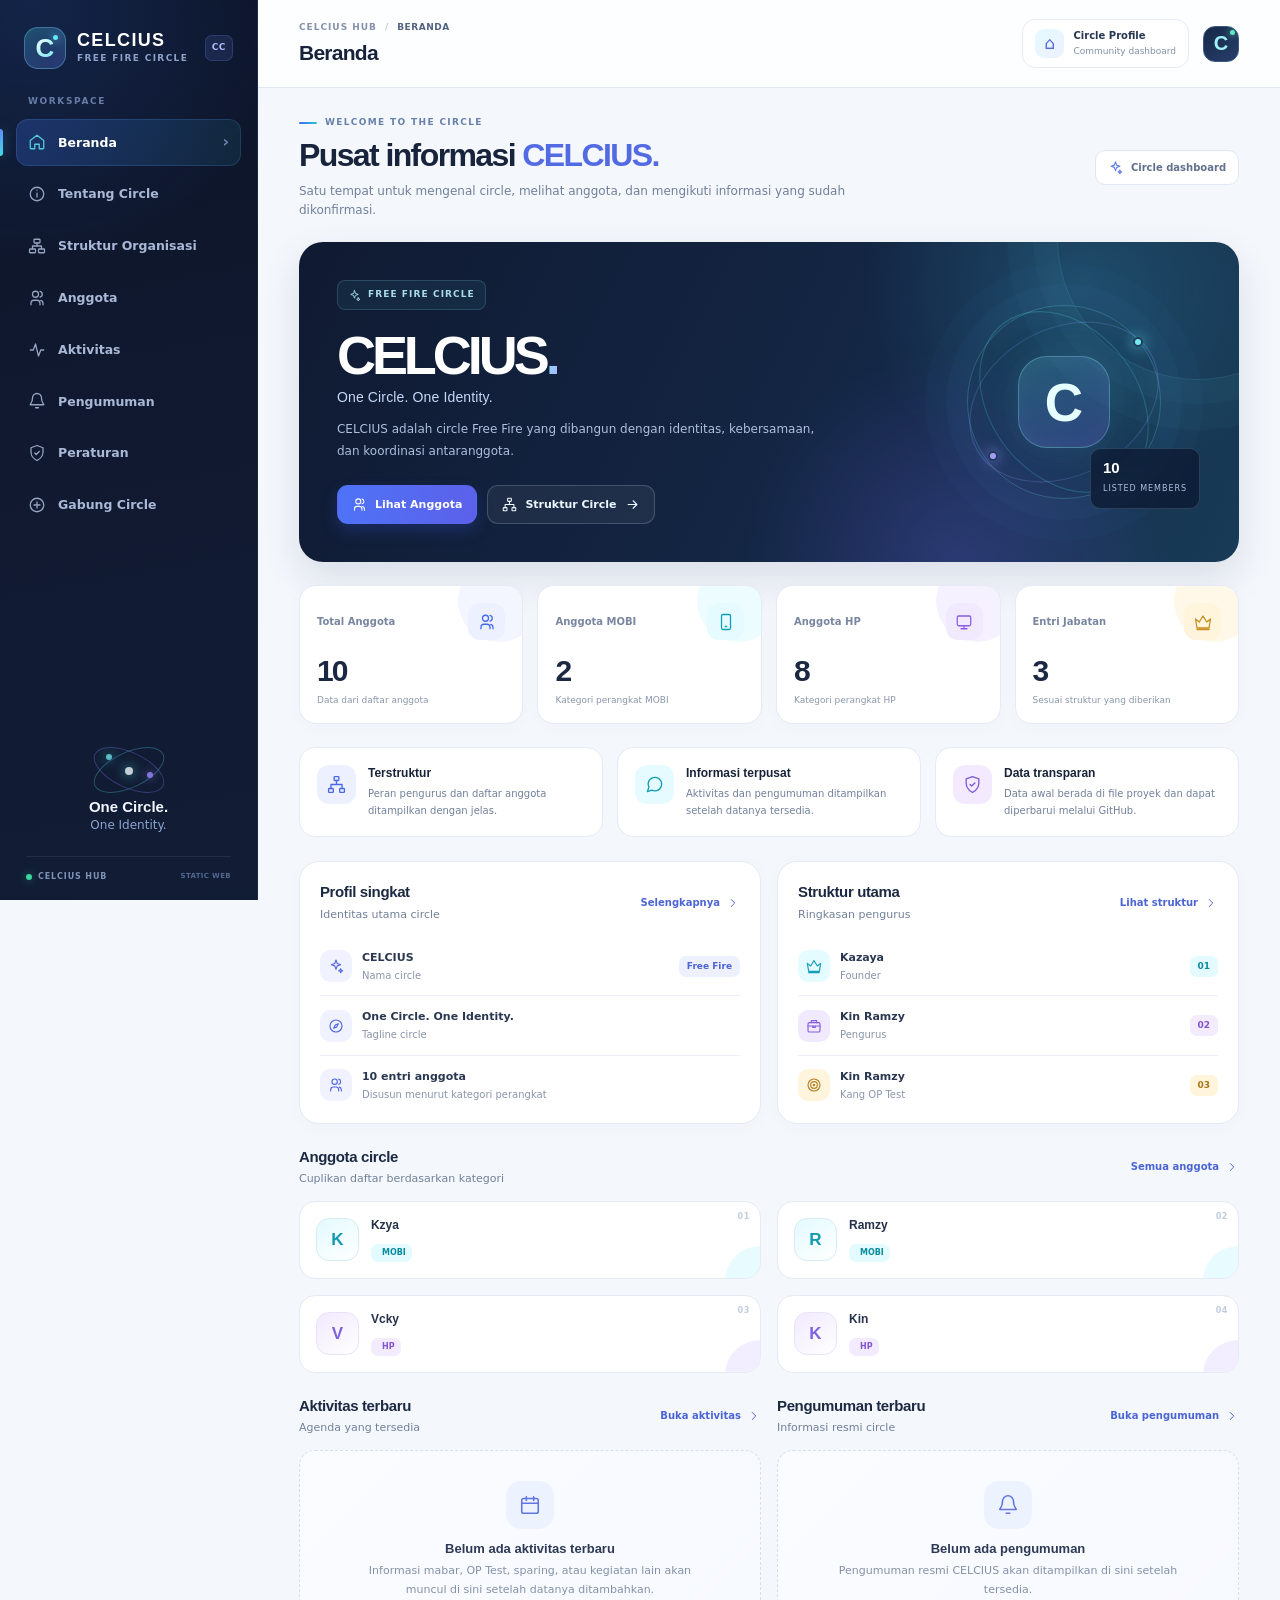
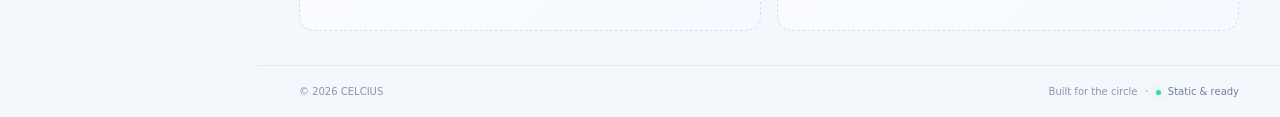
<file: index.html>
<!doctype html>
<html lang="id">
<head>
  <meta charset="utf-8">
  <meta name="viewport" content="width=device-width, initial-scale=1">
  <meta name="theme-color" content="#0b1224">
  <meta name="description" content="CELCIUS — pusat informasi, anggota, dan aktivitas circle Free Fire.">
  <title>Beranda | CELCIUS</title>
  <link rel="icon" href="./assets/favicon.svg" type="image/svg+xml">
  <link rel="stylesheet" href="./css/style.css">
  <link rel="stylesheet" href="./css/components.css">
  <link rel="stylesheet" href="./css/responsive.css">
</head>
<body data-page="beranda" data-base="./">
  <a class="skip-link" href="#page-content">Lewati ke konten</a>
  <div class="app-shell">
    <aside class="sidebar" id="sidebar" aria-label="Navigasi utama">
      <a class="brand" href="./index.html" aria-label="CELCIUS, kembali ke beranda">
        <span class="brand-mark" aria-hidden="true"><span>C</span><i></i></span>
        <span class="brand-copy"><strong>CELCIUS</strong><small>FREE FIRE CIRCLE</small></span>
        <span class="brand-badge">CC</span>
      </a>
      <div class="side-label">WORKSPACE</div>
      <nav class="nav-menu" id="nav-menu" aria-label="Menu website"></nav>
      <div class="sidebar-bottom">
        <div class="mini-orbit" aria-hidden="true"><span></span><span></span><span></span></div>
        <div class="sidebar-note"><strong>One Circle.</strong><br><span>One Identity.</span></div>
        <div class="sidebar-version"><span class="tiny-dot"></span> CELCIUS HUB <span>STATIC WEB</span></div>
      </div>
    </aside>
    <button class="scrim" id="scrim" aria-label="Tutup menu" tabindex="-1"></button>
    <div class="main-shell">
      <header class="topbar">
        <div class="topbar-left">
          <button class="icon-button menu-toggle" id="menu-toggle" aria-label="Buka menu navigasi" aria-controls="sidebar" aria-expanded="false">
            <span class="menu-glyph" aria-hidden="true"><i></i><i></i><i></i></span>
          </button>
          <div class="page-heading">
            <div class="breadcrumb"><span>CELCIUS HUB</span><span class="crumb-slash">/</span><span id="breadcrumb-current">Beranda</span></div>
            <h1 id="topbar-title">Beranda</h1>
          </div>
        </div>
        <div class="topbar-right">
          <div class="topbar-chip"><span class="chip-icon">⌂</span><span><strong>Circle Profile</strong><small>Community dashboard</small></span></div>
          <div class="topbar-monogram" aria-label="CELCIUS">C<span></span></div>
        </div>
      </header>
      <main class="content-area" id="page-content" tabindex="-1">
        <div class="loading-state"><span class="loader"></span><p>Menyiapkan CELCIUS Hub...</p></div>
      </main>
      <footer class="site-footer"><span>© <span id="footer-year">2026</span> CELCIUS</span><span>Built for the circle <b>·</b> <span class="footer-status"><i></i> Static &amp; ready</span></span></footer>
    </div>
  </div>
  <div class="toast-region" id="toast-region" aria-live="polite" aria-atomic="true"></div>
  <script src="./data/anggota.js"></script>
  <script src="./data/aktivitas.js"></script>
  <script src="./data/pengumuman.js"></script>
  <script src="./data/peraturan.js"></script>
  <script src="./data/config.js"></script>
  <script src="./js/app.js"></script>
</body>
</html>
</file>
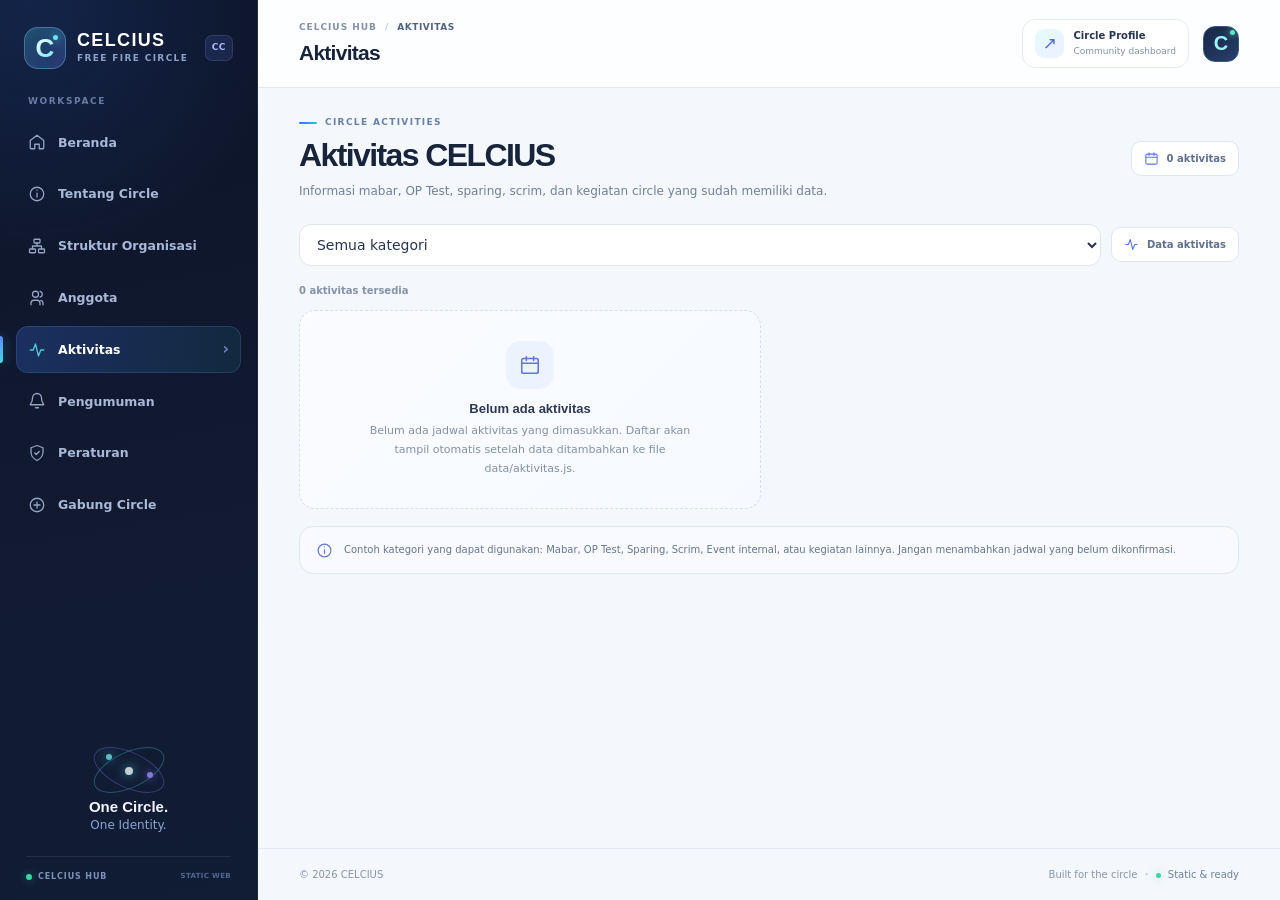
<file: pages/aktivitas.html>
<!doctype html>
<html lang="id">
<head>
  <meta charset="utf-8">
  <meta name="viewport" content="width=device-width, initial-scale=1">
  <meta name="theme-color" content="#0b1224">
  <meta name="description" content="CELCIUS — pusat informasi, anggota, dan aktivitas circle Free Fire.">
  <title>Aktivitas | CELCIUS</title>
  <link rel="icon" href="../assets/favicon.svg" type="image/svg+xml">
  <link rel="stylesheet" href="../css/style.css">
  <link rel="stylesheet" href="../css/components.css">
  <link rel="stylesheet" href="../css/responsive.css">
</head>
<body data-page="aktivitas" data-base="../">
  <a class="skip-link" href="#page-content">Lewati ke konten</a>
  <div class="app-shell">
    <aside class="sidebar" id="sidebar" aria-label="Navigasi utama">
      <a class="brand" href="../index.html" aria-label="CELCIUS, kembali ke beranda">
        <span class="brand-mark" aria-hidden="true"><span>C</span><i></i></span>
        <span class="brand-copy"><strong>CELCIUS</strong><small>FREE FIRE CIRCLE</small></span>
        <span class="brand-badge">CC</span>
      </a>
      <div class="side-label">WORKSPACE</div>
      <nav class="nav-menu" id="nav-menu" aria-label="Menu website"></nav>
      <div class="sidebar-bottom">
        <div class="mini-orbit" aria-hidden="true"><span></span><span></span><span></span></div>
        <div class="sidebar-note"><strong>One Circle.</strong><br><span>One Identity.</span></div>
        <div class="sidebar-version"><span class="tiny-dot"></span> CELCIUS HUB <span>STATIC WEB</span></div>
      </div>
    </aside>
    <button class="scrim" id="scrim" aria-label="Tutup menu" tabindex="-1"></button>
    <div class="main-shell">
      <header class="topbar">
        <div class="topbar-left">
          <button class="icon-button menu-toggle" id="menu-toggle" aria-label="Buka menu navigasi" aria-controls="sidebar" aria-expanded="false">
            <span class="menu-glyph" aria-hidden="true"><i></i><i></i><i></i></span>
          </button>
          <div class="page-heading">
            <div class="breadcrumb"><span>CELCIUS HUB</span><span class="crumb-slash">/</span><span id="breadcrumb-current">Aktivitas</span></div>
            <h1 id="topbar-title">Aktivitas</h1>
          </div>
        </div>
        <div class="topbar-right">
          <div class="topbar-chip"><span class="chip-icon">↗</span><span><strong>Circle Profile</strong><small>Community dashboard</small></span></div>
          <div class="topbar-monogram" aria-label="CELCIUS">C<span></span></div>
        </div>
      </header>
      <main class="content-area" id="page-content" tabindex="-1">
        <div class="loading-state"><span class="loader"></span><p>Menyiapkan CELCIUS Hub...</p></div>
      </main>
      <footer class="site-footer"><span>© <span id="footer-year">2026</span> CELCIUS</span><span>Built for the circle <b>·</b> <span class="footer-status"><i></i> Static &amp; ready</span></span></footer>
    </div>
  </div>
  <div class="toast-region" id="toast-region" aria-live="polite" aria-atomic="true"></div>
  <script src="../data/anggota.js"></script>
  <script src="../data/aktivitas.js"></script>
  <script src="../data/pengumuman.js"></script>
  <script src="../data/peraturan.js"></script>
  <script src="../data/config.js"></script>
  <script src="../js/app.js"></script>
</body>
</html>
</file>
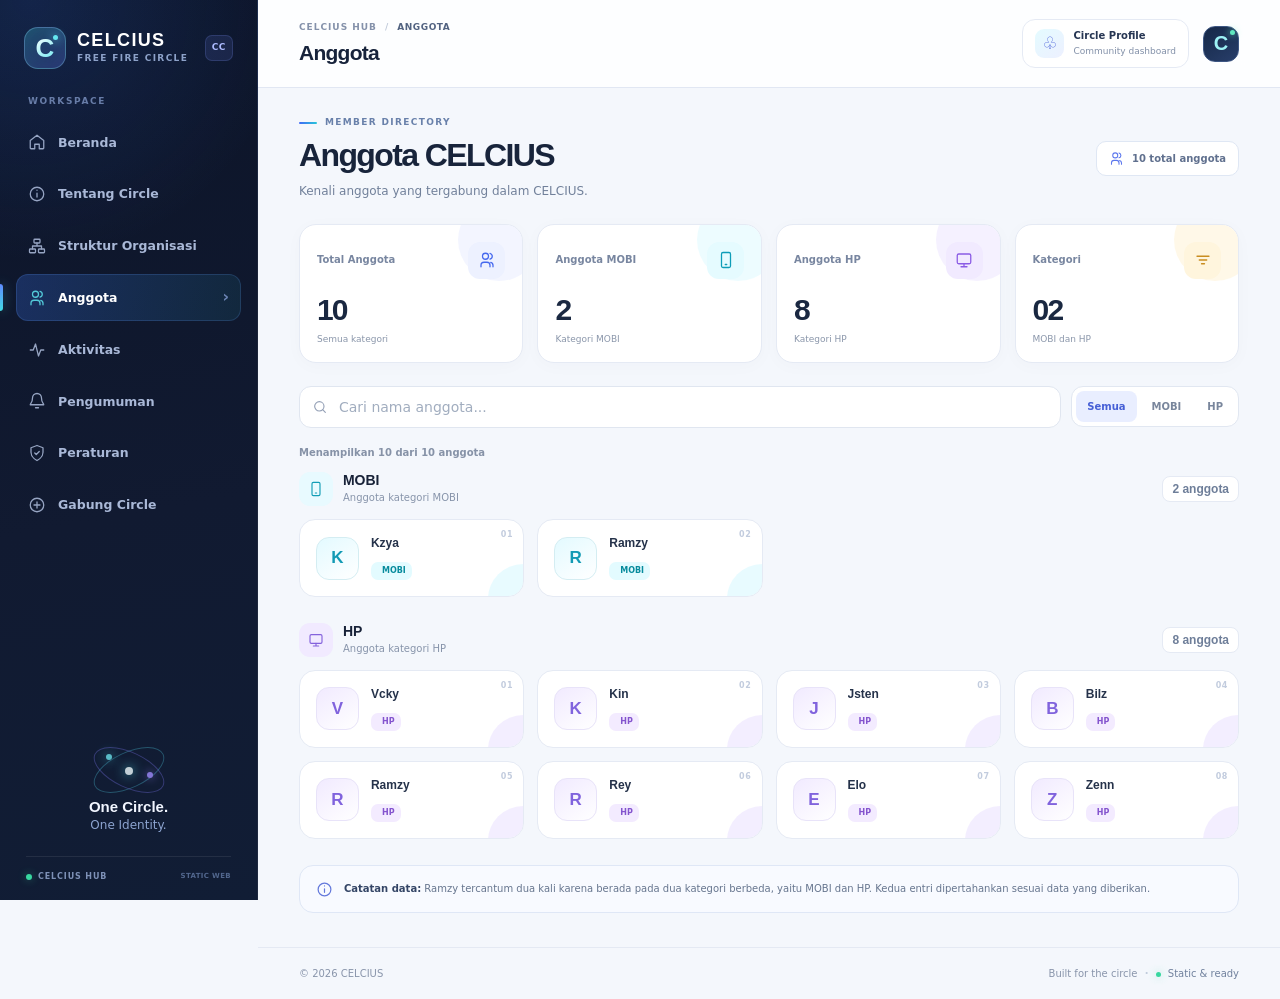
<file: pages/anggota.html>
<!doctype html>
<html lang="id">
<head>
  <meta charset="utf-8">
  <meta name="viewport" content="width=device-width, initial-scale=1">
  <meta name="theme-color" content="#0b1224">
  <meta name="description" content="CELCIUS — pusat informasi, anggota, dan aktivitas circle Free Fire.">
  <title>Anggota | CELCIUS</title>
  <link rel="icon" href="../assets/favicon.svg" type="image/svg+xml">
  <link rel="stylesheet" href="../css/style.css">
  <link rel="stylesheet" href="../css/components.css">
  <link rel="stylesheet" href="../css/responsive.css">
</head>
<body data-page="anggota" data-base="../">
  <a class="skip-link" href="#page-content">Lewati ke konten</a>
  <div class="app-shell">
    <aside class="sidebar" id="sidebar" aria-label="Navigasi utama">
      <a class="brand" href="../index.html" aria-label="CELCIUS, kembali ke beranda">
        <span class="brand-mark" aria-hidden="true"><span>C</span><i></i></span>
        <span class="brand-copy"><strong>CELCIUS</strong><small>FREE FIRE CIRCLE</small></span>
        <span class="brand-badge">CC</span>
      </a>
      <div class="side-label">WORKSPACE</div>
      <nav class="nav-menu" id="nav-menu" aria-label="Menu website"></nav>
      <div class="sidebar-bottom">
        <div class="mini-orbit" aria-hidden="true"><span></span><span></span><span></span></div>
        <div class="sidebar-note"><strong>One Circle.</strong><br><span>One Identity.</span></div>
        <div class="sidebar-version"><span class="tiny-dot"></span> CELCIUS HUB <span>STATIC WEB</span></div>
      </div>
    </aside>
    <button class="scrim" id="scrim" aria-label="Tutup menu" tabindex="-1"></button>
    <div class="main-shell">
      <header class="topbar">
        <div class="topbar-left">
          <button class="icon-button menu-toggle" id="menu-toggle" aria-label="Buka menu navigasi" aria-controls="sidebar" aria-expanded="false">
            <span class="menu-glyph" aria-hidden="true"><i></i><i></i><i></i></span>
          </button>
          <div class="page-heading">
            <div class="breadcrumb"><span>CELCIUS HUB</span><span class="crumb-slash">/</span><span id="breadcrumb-current">Anggota</span></div>
            <h1 id="topbar-title">Anggota</h1>
          </div>
        </div>
        <div class="topbar-right">
          <div class="topbar-chip"><span class="chip-icon">♧</span><span><strong>Circle Profile</strong><small>Community dashboard</small></span></div>
          <div class="topbar-monogram" aria-label="CELCIUS">C<span></span></div>
        </div>
      </header>
      <main class="content-area" id="page-content" tabindex="-1">
        <div class="loading-state"><span class="loader"></span><p>Menyiapkan CELCIUS Hub...</p></div>
      </main>
      <footer class="site-footer"><span>© <span id="footer-year">2026</span> CELCIUS</span><span>Built for the circle <b>·</b> <span class="footer-status"><i></i> Static &amp; ready</span></span></footer>
    </div>
  </div>
  <div class="toast-region" id="toast-region" aria-live="polite" aria-atomic="true"></div>
  <script src="../data/anggota.js"></script>
  <script src="../data/aktivitas.js"></script>
  <script src="../data/pengumuman.js"></script>
  <script src="../data/peraturan.js"></script>
  <script src="../data/config.js"></script>
  <script src="../js/app.js"></script>
</body>
</html>
</file>
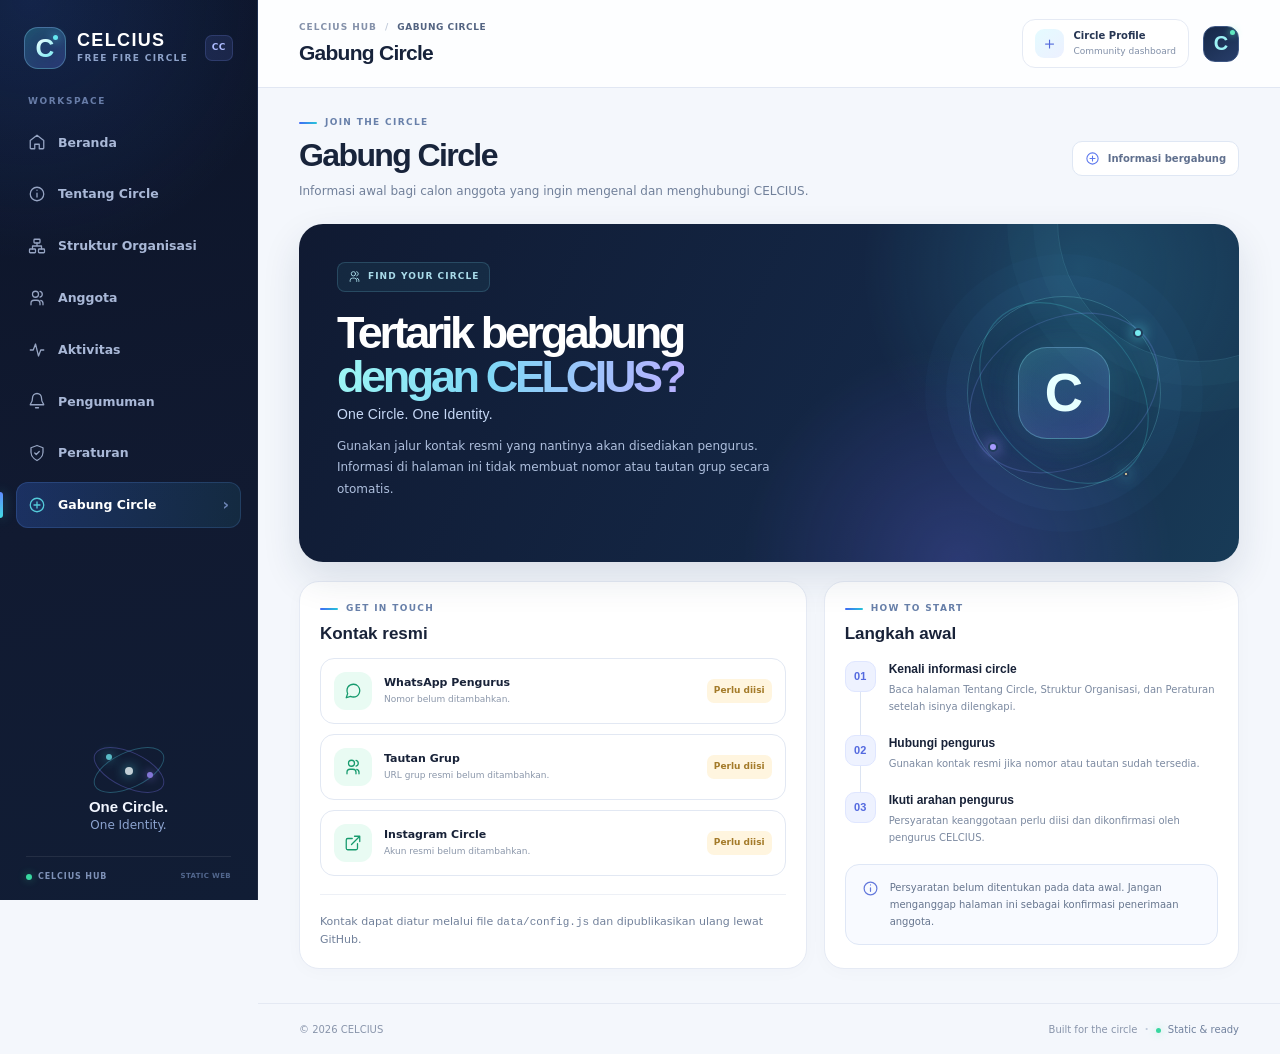
<file: pages/gabung.html>
<!doctype html>
<html lang="id">
<head>
  <meta charset="utf-8">
  <meta name="viewport" content="width=device-width, initial-scale=1">
  <meta name="theme-color" content="#0b1224">
  <meta name="description" content="CELCIUS — pusat informasi, anggota, dan aktivitas circle Free Fire.">
  <title>Gabung Circle | CELCIUS</title>
  <link rel="icon" href="../assets/favicon.svg" type="image/svg+xml">
  <link rel="stylesheet" href="../css/style.css">
  <link rel="stylesheet" href="../css/components.css">
  <link rel="stylesheet" href="../css/responsive.css">
</head>
<body data-page="gabung" data-base="../">
  <a class="skip-link" href="#page-content">Lewati ke konten</a>
  <div class="app-shell">
    <aside class="sidebar" id="sidebar" aria-label="Navigasi utama">
      <a class="brand" href="../index.html" aria-label="CELCIUS, kembali ke beranda">
        <span class="brand-mark" aria-hidden="true"><span>C</span><i></i></span>
        <span class="brand-copy"><strong>CELCIUS</strong><small>FREE FIRE CIRCLE</small></span>
        <span class="brand-badge">CC</span>
      </a>
      <div class="side-label">WORKSPACE</div>
      <nav class="nav-menu" id="nav-menu" aria-label="Menu website"></nav>
      <div class="sidebar-bottom">
        <div class="mini-orbit" aria-hidden="true"><span></span><span></span><span></span></div>
        <div class="sidebar-note"><strong>One Circle.</strong><br><span>One Identity.</span></div>
        <div class="sidebar-version"><span class="tiny-dot"></span> CELCIUS HUB <span>STATIC WEB</span></div>
      </div>
    </aside>
    <button class="scrim" id="scrim" aria-label="Tutup menu" tabindex="-1"></button>
    <div class="main-shell">
      <header class="topbar">
        <div class="topbar-left">
          <button class="icon-button menu-toggle" id="menu-toggle" aria-label="Buka menu navigasi" aria-controls="sidebar" aria-expanded="false">
            <span class="menu-glyph" aria-hidden="true"><i></i><i></i><i></i></span>
          </button>
          <div class="page-heading">
            <div class="breadcrumb"><span>CELCIUS HUB</span><span class="crumb-slash">/</span><span id="breadcrumb-current">Gabung Circle</span></div>
            <h1 id="topbar-title">Gabung Circle</h1>
          </div>
        </div>
        <div class="topbar-right">
          <div class="topbar-chip"><span class="chip-icon">＋</span><span><strong>Circle Profile</strong><small>Community dashboard</small></span></div>
          <div class="topbar-monogram" aria-label="CELCIUS">C<span></span></div>
        </div>
      </header>
      <main class="content-area" id="page-content" tabindex="-1">
        <div class="loading-state"><span class="loader"></span><p>Menyiapkan CELCIUS Hub...</p></div>
      </main>
      <footer class="site-footer"><span>© <span id="footer-year">2026</span> CELCIUS</span><span>Built for the circle <b>·</b> <span class="footer-status"><i></i> Static &amp; ready</span></span></footer>
    </div>
  </div>
  <div class="toast-region" id="toast-region" aria-live="polite" aria-atomic="true"></div>
  <script src="../data/anggota.js"></script>
  <script src="../data/aktivitas.js"></script>
  <script src="../data/pengumuman.js"></script>
  <script src="../data/peraturan.js"></script>
  <script src="../data/config.js"></script>
  <script src="../js/app.js"></script>
</body>
</html>
</file>
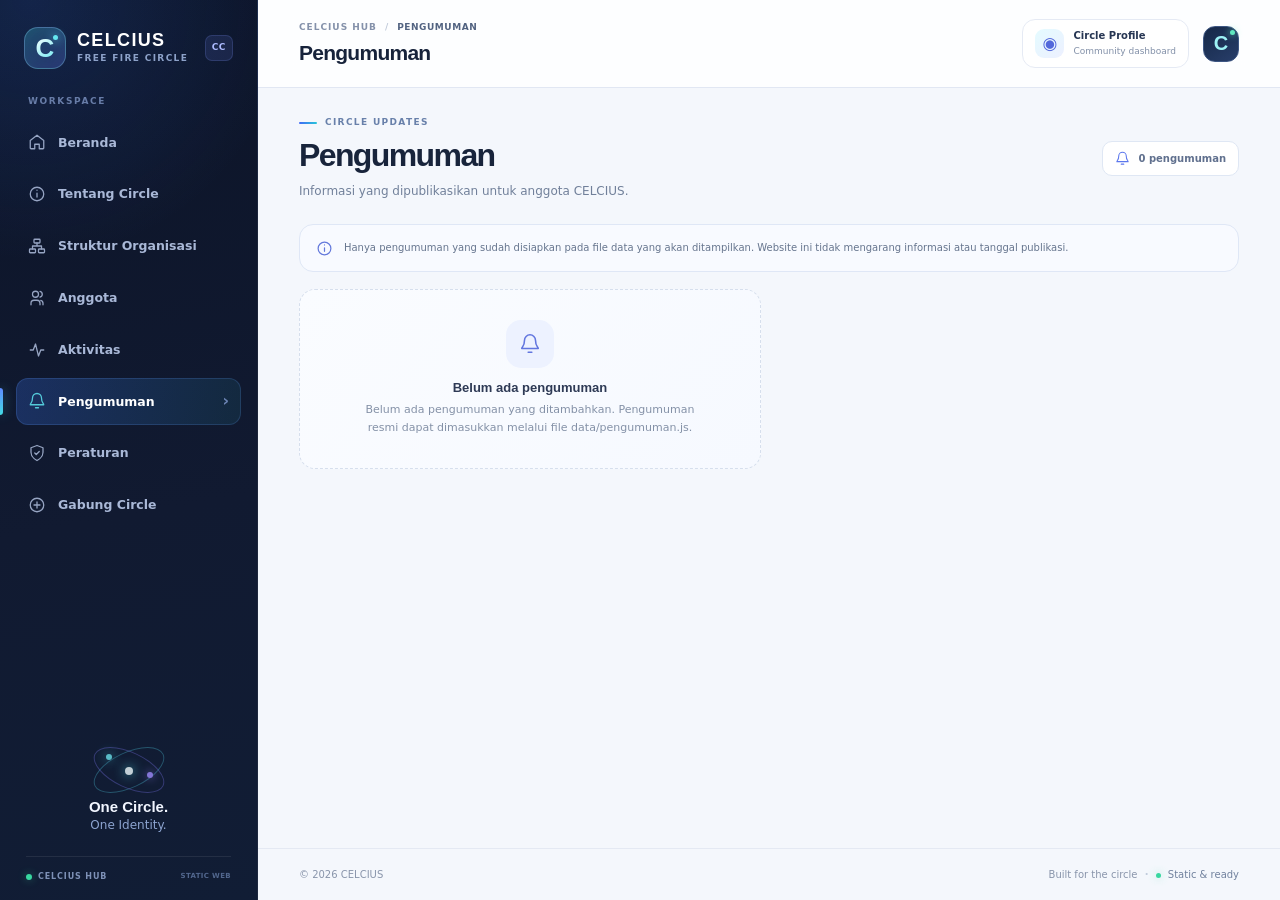
<file: pages/pengumuman.html>
<!doctype html>
<html lang="id">
<head>
  <meta charset="utf-8">
  <meta name="viewport" content="width=device-width, initial-scale=1">
  <meta name="theme-color" content="#0b1224">
  <meta name="description" content="CELCIUS — pusat informasi, anggota, dan aktivitas circle Free Fire.">
  <title>Pengumuman | CELCIUS</title>
  <link rel="icon" href="../assets/favicon.svg" type="image/svg+xml">
  <link rel="stylesheet" href="../css/style.css">
  <link rel="stylesheet" href="../css/components.css">
  <link rel="stylesheet" href="../css/responsive.css">
</head>
<body data-page="pengumuman" data-base="../">
  <a class="skip-link" href="#page-content">Lewati ke konten</a>
  <div class="app-shell">
    <aside class="sidebar" id="sidebar" aria-label="Navigasi utama">
      <a class="brand" href="../index.html" aria-label="CELCIUS, kembali ke beranda">
        <span class="brand-mark" aria-hidden="true"><span>C</span><i></i></span>
        <span class="brand-copy"><strong>CELCIUS</strong><small>FREE FIRE CIRCLE</small></span>
        <span class="brand-badge">CC</span>
      </a>
      <div class="side-label">WORKSPACE</div>
      <nav class="nav-menu" id="nav-menu" aria-label="Menu website"></nav>
      <div class="sidebar-bottom">
        <div class="mini-orbit" aria-hidden="true"><span></span><span></span><span></span></div>
        <div class="sidebar-note"><strong>One Circle.</strong><br><span>One Identity.</span></div>
        <div class="sidebar-version"><span class="tiny-dot"></span> CELCIUS HUB <span>STATIC WEB</span></div>
      </div>
    </aside>
    <button class="scrim" id="scrim" aria-label="Tutup menu" tabindex="-1"></button>
    <div class="main-shell">
      <header class="topbar">
        <div class="topbar-left">
          <button class="icon-button menu-toggle" id="menu-toggle" aria-label="Buka menu navigasi" aria-controls="sidebar" aria-expanded="false">
            <span class="menu-glyph" aria-hidden="true"><i></i><i></i><i></i></span>
          </button>
          <div class="page-heading">
            <div class="breadcrumb"><span>CELCIUS HUB</span><span class="crumb-slash">/</span><span id="breadcrumb-current">Pengumuman</span></div>
            <h1 id="topbar-title">Pengumuman</h1>
          </div>
        </div>
        <div class="topbar-right">
          <div class="topbar-chip"><span class="chip-icon">◉</span><span><strong>Circle Profile</strong><small>Community dashboard</small></span></div>
          <div class="topbar-monogram" aria-label="CELCIUS">C<span></span></div>
        </div>
      </header>
      <main class="content-area" id="page-content" tabindex="-1">
        <div class="loading-state"><span class="loader"></span><p>Menyiapkan CELCIUS Hub...</p></div>
      </main>
      <footer class="site-footer"><span>© <span id="footer-year">2026</span> CELCIUS</span><span>Built for the circle <b>·</b> <span class="footer-status"><i></i> Static &amp; ready</span></span></footer>
    </div>
  </div>
  <div class="toast-region" id="toast-region" aria-live="polite" aria-atomic="true"></div>
  <script src="../data/anggota.js"></script>
  <script src="../data/aktivitas.js"></script>
  <script src="../data/pengumuman.js"></script>
  <script src="../data/peraturan.js"></script>
  <script src="../data/config.js"></script>
  <script src="../js/app.js"></script>
</body>
</html>
</file>
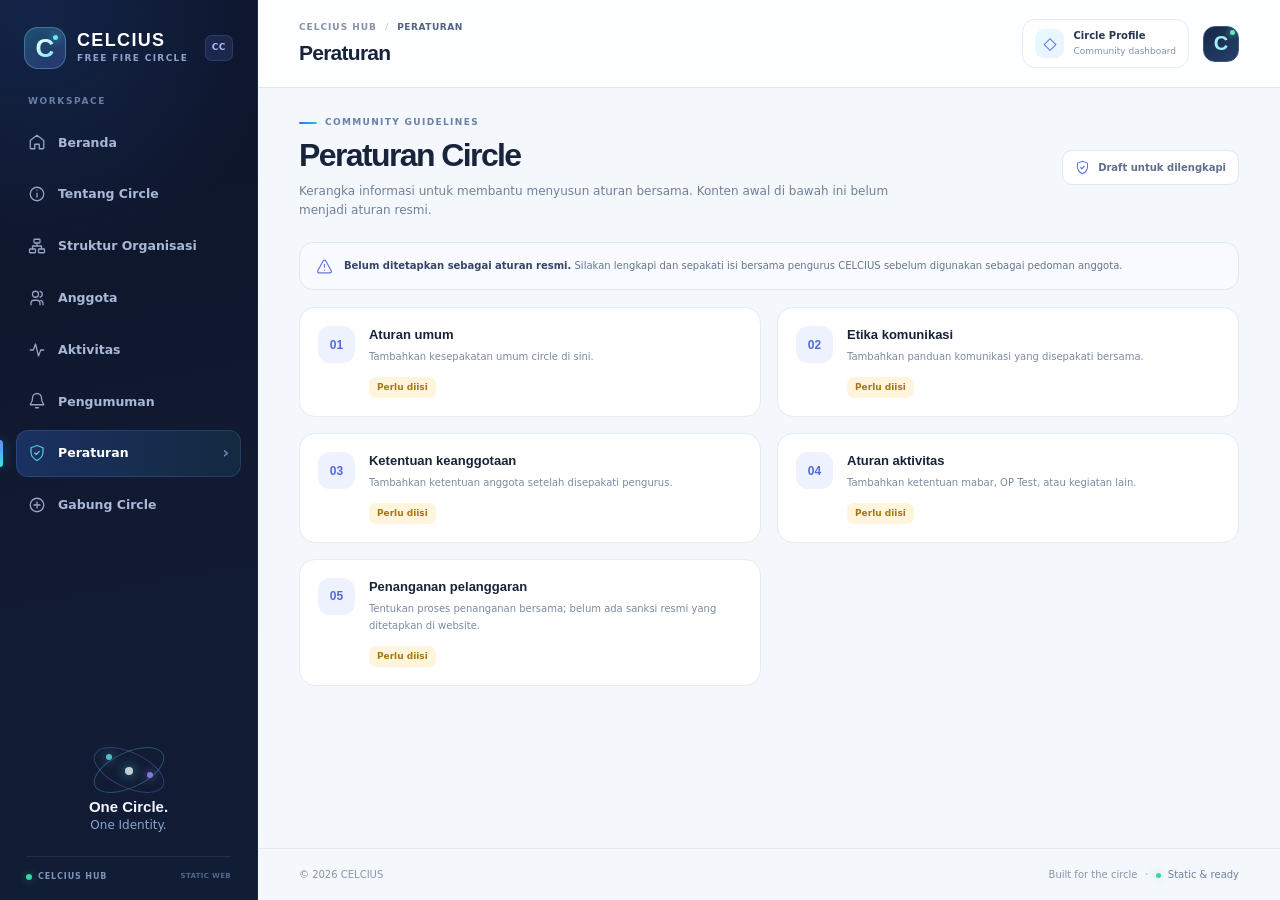
<file: pages/peraturan.html>
<!doctype html>
<html lang="id">
<head>
  <meta charset="utf-8">
  <meta name="viewport" content="width=device-width, initial-scale=1">
  <meta name="theme-color" content="#0b1224">
  <meta name="description" content="CELCIUS — pusat informasi, anggota, dan aktivitas circle Free Fire.">
  <title>Peraturan | CELCIUS</title>
  <link rel="icon" href="../assets/favicon.svg" type="image/svg+xml">
  <link rel="stylesheet" href="../css/style.css">
  <link rel="stylesheet" href="../css/components.css">
  <link rel="stylesheet" href="../css/responsive.css">
</head>
<body data-page="peraturan" data-base="../">
  <a class="skip-link" href="#page-content">Lewati ke konten</a>
  <div class="app-shell">
    <aside class="sidebar" id="sidebar" aria-label="Navigasi utama">
      <a class="brand" href="../index.html" aria-label="CELCIUS, kembali ke beranda">
        <span class="brand-mark" aria-hidden="true"><span>C</span><i></i></span>
        <span class="brand-copy"><strong>CELCIUS</strong><small>FREE FIRE CIRCLE</small></span>
        <span class="brand-badge">CC</span>
      </a>
      <div class="side-label">WORKSPACE</div>
      <nav class="nav-menu" id="nav-menu" aria-label="Menu website"></nav>
      <div class="sidebar-bottom">
        <div class="mini-orbit" aria-hidden="true"><span></span><span></span><span></span></div>
        <div class="sidebar-note"><strong>One Circle.</strong><br><span>One Identity.</span></div>
        <div class="sidebar-version"><span class="tiny-dot"></span> CELCIUS HUB <span>STATIC WEB</span></div>
      </div>
    </aside>
    <button class="scrim" id="scrim" aria-label="Tutup menu" tabindex="-1"></button>
    <div class="main-shell">
      <header class="topbar">
        <div class="topbar-left">
          <button class="icon-button menu-toggle" id="menu-toggle" aria-label="Buka menu navigasi" aria-controls="sidebar" aria-expanded="false">
            <span class="menu-glyph" aria-hidden="true"><i></i><i></i><i></i></span>
          </button>
          <div class="page-heading">
            <div class="breadcrumb"><span>CELCIUS HUB</span><span class="crumb-slash">/</span><span id="breadcrumb-current">Peraturan</span></div>
            <h1 id="topbar-title">Peraturan</h1>
          </div>
        </div>
        <div class="topbar-right">
          <div class="topbar-chip"><span class="chip-icon">◇</span><span><strong>Circle Profile</strong><small>Community dashboard</small></span></div>
          <div class="topbar-monogram" aria-label="CELCIUS">C<span></span></div>
        </div>
      </header>
      <main class="content-area" id="page-content" tabindex="-1">
        <div class="loading-state"><span class="loader"></span><p>Menyiapkan CELCIUS Hub...</p></div>
      </main>
      <footer class="site-footer"><span>© <span id="footer-year">2026</span> CELCIUS</span><span>Built for the circle <b>·</b> <span class="footer-status"><i></i> Static &amp; ready</span></span></footer>
    </div>
  </div>
  <div class="toast-region" id="toast-region" aria-live="polite" aria-atomic="true"></div>
  <script src="../data/anggota.js"></script>
  <script src="../data/aktivitas.js"></script>
  <script src="../data/pengumuman.js"></script>
  <script src="../data/peraturan.js"></script>
  <script src="../data/config.js"></script>
  <script src="../js/app.js"></script>
</body>
</html>
</file>
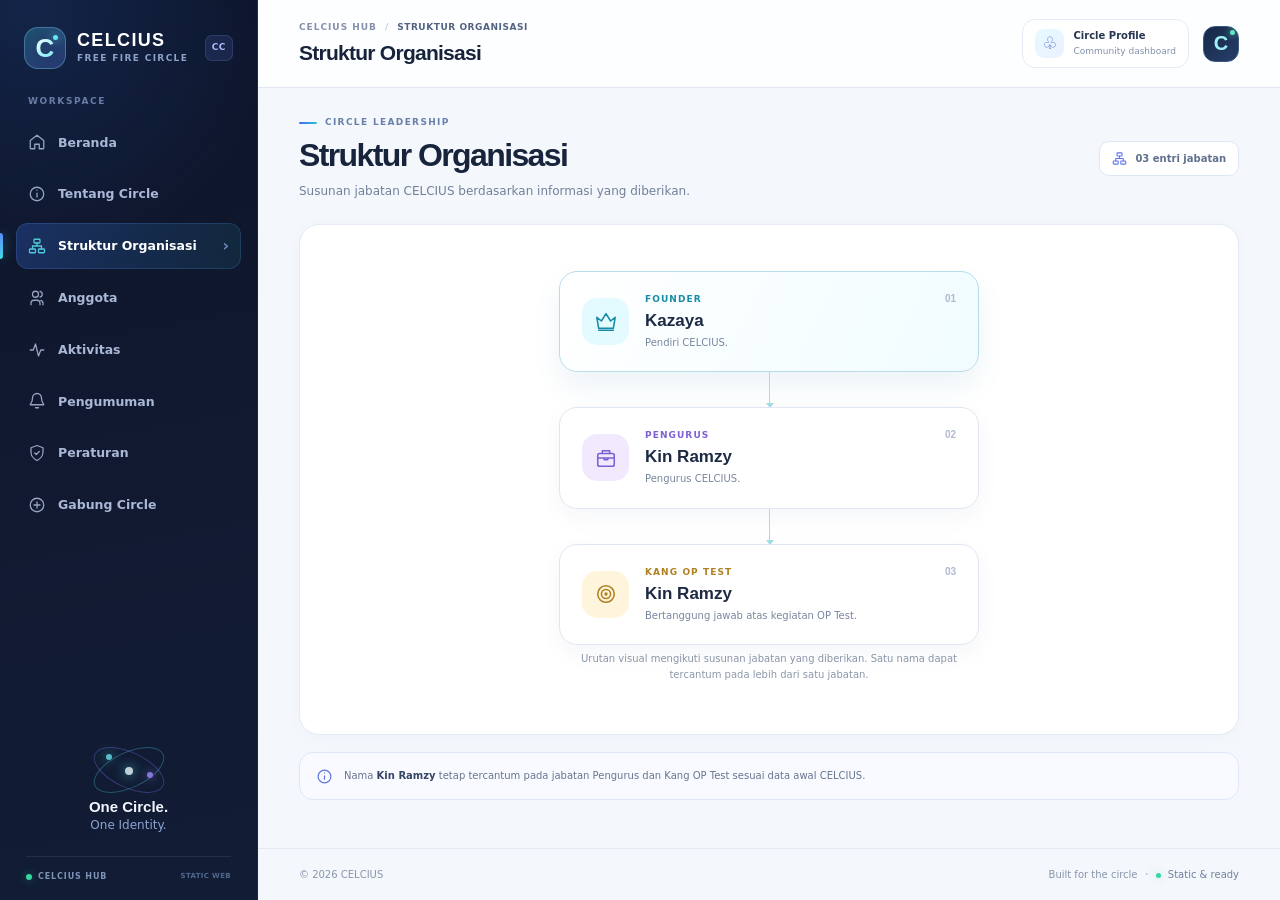
<file: pages/struktur.html>
<!doctype html>
<html lang="id">
<head>
  <meta charset="utf-8">
  <meta name="viewport" content="width=device-width, initial-scale=1">
  <meta name="theme-color" content="#0b1224">
  <meta name="description" content="CELCIUS — pusat informasi, anggota, dan aktivitas circle Free Fire.">
  <title>Struktur Organisasi | CELCIUS</title>
  <link rel="icon" href="../assets/favicon.svg" type="image/svg+xml">
  <link rel="stylesheet" href="../css/style.css">
  <link rel="stylesheet" href="../css/components.css">
  <link rel="stylesheet" href="../css/responsive.css">
</head>
<body data-page="struktur" data-base="../">
  <a class="skip-link" href="#page-content">Lewati ke konten</a>
  <div class="app-shell">
    <aside class="sidebar" id="sidebar" aria-label="Navigasi utama">
      <a class="brand" href="../index.html" aria-label="CELCIUS, kembali ke beranda">
        <span class="brand-mark" aria-hidden="true"><span>C</span><i></i></span>
        <span class="brand-copy"><strong>CELCIUS</strong><small>FREE FIRE CIRCLE</small></span>
        <span class="brand-badge">CC</span>
      </a>
      <div class="side-label">WORKSPACE</div>
      <nav class="nav-menu" id="nav-menu" aria-label="Menu website"></nav>
      <div class="sidebar-bottom">
        <div class="mini-orbit" aria-hidden="true"><span></span><span></span><span></span></div>
        <div class="sidebar-note"><strong>One Circle.</strong><br><span>One Identity.</span></div>
        <div class="sidebar-version"><span class="tiny-dot"></span> CELCIUS HUB <span>STATIC WEB</span></div>
      </div>
    </aside>
    <button class="scrim" id="scrim" aria-label="Tutup menu" tabindex="-1"></button>
    <div class="main-shell">
      <header class="topbar">
        <div class="topbar-left">
          <button class="icon-button menu-toggle" id="menu-toggle" aria-label="Buka menu navigasi" aria-controls="sidebar" aria-expanded="false">
            <span class="menu-glyph" aria-hidden="true"><i></i><i></i><i></i></span>
          </button>
          <div class="page-heading">
            <div class="breadcrumb"><span>CELCIUS HUB</span><span class="crumb-slash">/</span><span id="breadcrumb-current">Struktur Organisasi</span></div>
            <h1 id="topbar-title">Struktur Organisasi</h1>
          </div>
        </div>
        <div class="topbar-right">
          <div class="topbar-chip"><span class="chip-icon">♧</span><span><strong>Circle Profile</strong><small>Community dashboard</small></span></div>
          <div class="topbar-monogram" aria-label="CELCIUS">C<span></span></div>
        </div>
      </header>
      <main class="content-area" id="page-content" tabindex="-1">
        <div class="loading-state"><span class="loader"></span><p>Menyiapkan CELCIUS Hub...</p></div>
      </main>
      <footer class="site-footer"><span>© <span id="footer-year">2026</span> CELCIUS</span><span>Built for the circle <b>·</b> <span class="footer-status"><i></i> Static &amp; ready</span></span></footer>
    </div>
  </div>
  <div class="toast-region" id="toast-region" aria-live="polite" aria-atomic="true"></div>
  <script src="../data/anggota.js"></script>
  <script src="../data/aktivitas.js"></script>
  <script src="../data/pengumuman.js"></script>
  <script src="../data/peraturan.js"></script>
  <script src="../data/config.js"></script>
  <script src="../js/app.js"></script>
</body>
</html>
</file>
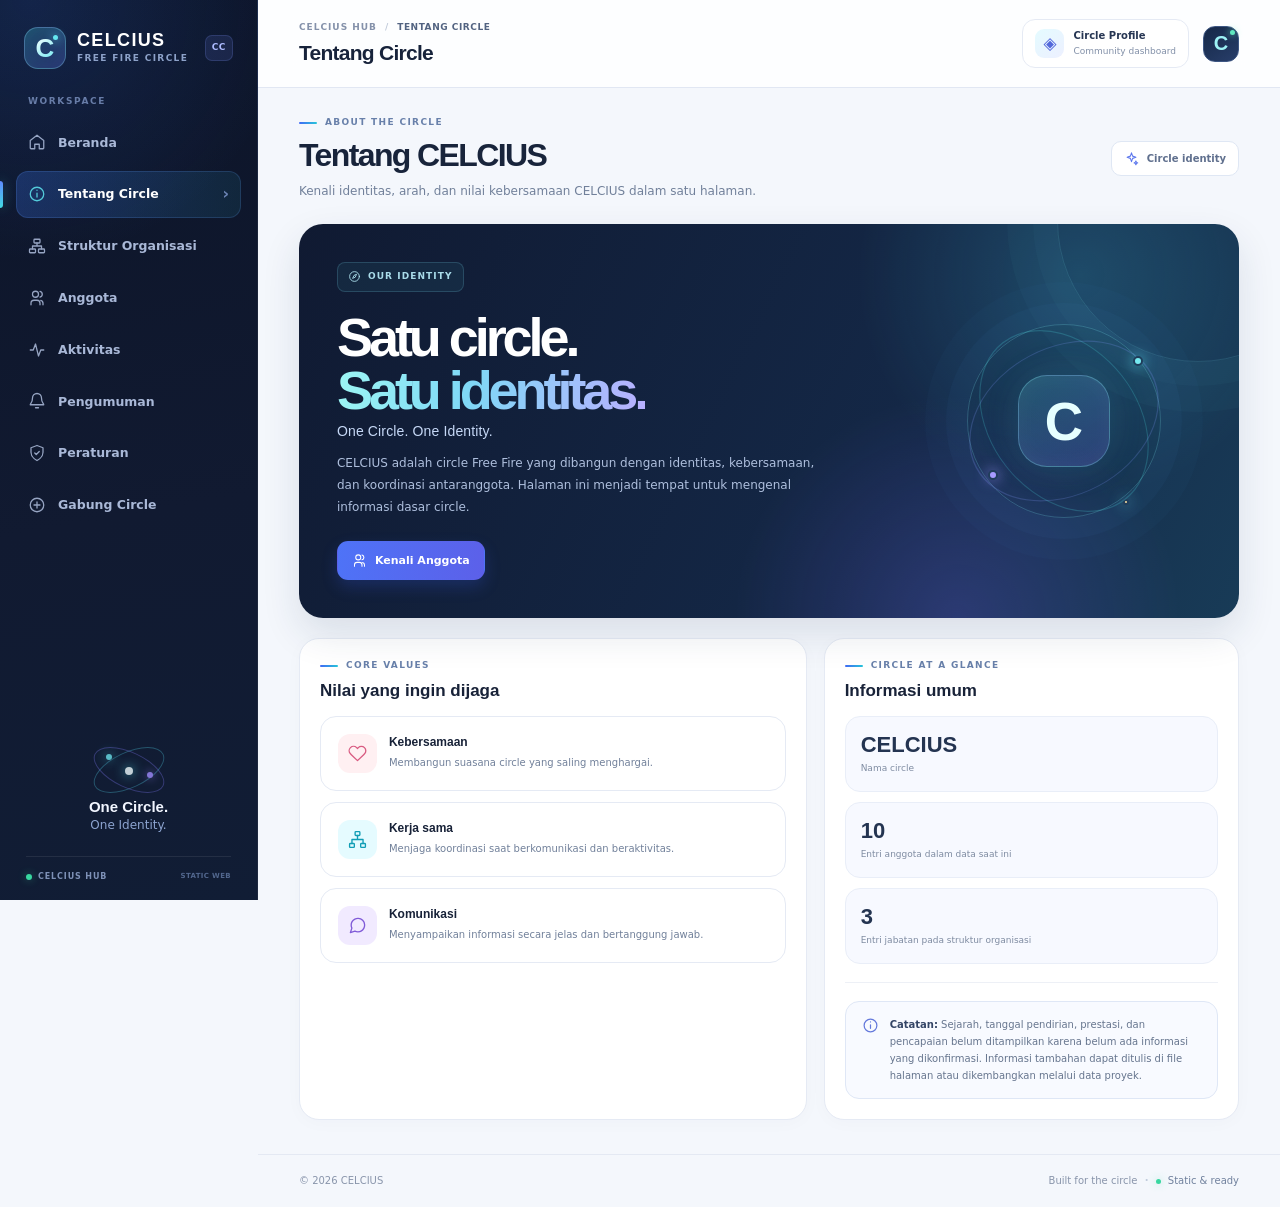
<file: pages/tentang.html>
<!doctype html>
<html lang="id">
<head>
  <meta charset="utf-8">
  <meta name="viewport" content="width=device-width, initial-scale=1">
  <meta name="theme-color" content="#0b1224">
  <meta name="description" content="CELCIUS — pusat informasi, anggota, dan aktivitas circle Free Fire.">
  <title>Tentang Circle | CELCIUS</title>
  <link rel="icon" href="../assets/favicon.svg" type="image/svg+xml">
  <link rel="stylesheet" href="../css/style.css">
  <link rel="stylesheet" href="../css/components.css">
  <link rel="stylesheet" href="../css/responsive.css">
</head>
<body data-page="tentang" data-base="../">
  <a class="skip-link" href="#page-content">Lewati ke konten</a>
  <div class="app-shell">
    <aside class="sidebar" id="sidebar" aria-label="Navigasi utama">
      <a class="brand" href="../index.html" aria-label="CELCIUS, kembali ke beranda">
        <span class="brand-mark" aria-hidden="true"><span>C</span><i></i></span>
        <span class="brand-copy"><strong>CELCIUS</strong><small>FREE FIRE CIRCLE</small></span>
        <span class="brand-badge">CC</span>
      </a>
      <div class="side-label">WORKSPACE</div>
      <nav class="nav-menu" id="nav-menu" aria-label="Menu website"></nav>
      <div class="sidebar-bottom">
        <div class="mini-orbit" aria-hidden="true"><span></span><span></span><span></span></div>
        <div class="sidebar-note"><strong>One Circle.</strong><br><span>One Identity.</span></div>
        <div class="sidebar-version"><span class="tiny-dot"></span> CELCIUS HUB <span>STATIC WEB</span></div>
      </div>
    </aside>
    <button class="scrim" id="scrim" aria-label="Tutup menu" tabindex="-1"></button>
    <div class="main-shell">
      <header class="topbar">
        <div class="topbar-left">
          <button class="icon-button menu-toggle" id="menu-toggle" aria-label="Buka menu navigasi" aria-controls="sidebar" aria-expanded="false">
            <span class="menu-glyph" aria-hidden="true"><i></i><i></i><i></i></span>
          </button>
          <div class="page-heading">
            <div class="breadcrumb"><span>CELCIUS HUB</span><span class="crumb-slash">/</span><span id="breadcrumb-current">Tentang Circle</span></div>
            <h1 id="topbar-title">Tentang Circle</h1>
          </div>
        </div>
        <div class="topbar-right">
          <div class="topbar-chip"><span class="chip-icon">◈</span><span><strong>Circle Profile</strong><small>Community dashboard</small></span></div>
          <div class="topbar-monogram" aria-label="CELCIUS">C<span></span></div>
        </div>
      </header>
      <main class="content-area" id="page-content" tabindex="-1">
        <div class="loading-state"><span class="loader"></span><p>Menyiapkan CELCIUS Hub...</p></div>
      </main>
      <footer class="site-footer"><span>© <span id="footer-year">2026</span> CELCIUS</span><span>Built for the circle <b>·</b> <span class="footer-status"><i></i> Static &amp; ready</span></span></footer>
    </div>
  </div>
  <div class="toast-region" id="toast-region" aria-live="polite" aria-atomic="true"></div>
  <script src="../data/anggota.js"></script>
  <script src="../data/aktivitas.js"></script>
  <script src="../data/pengumuman.js"></script>
  <script src="../data/peraturan.js"></script>
  <script src="../data/config.js"></script>
  <script src="../js/app.js"></script>
</body>
</html>
</file>
<file: css/style.css>
:root{--bg:#f4f7fc;--surface:#fff;--surface-2:#f8faff;--ink:#182238;--muted:#71809a;--line:#e5eaf4;--navy:#0b1224;--navy-2:#111d35;--blue:#4169f5;--cyan:#26c6da;--violet:#8375fa;--purple:#a17cf5;--amber:#f2b84b;--green:#1eb889;--red:#e46d7d;--shadow:0 12px 36px rgba(24,42,85,.07);--radius:20px;--sidebar-width:258px;--font:'DM Sans',system-ui,-apple-system,BlinkMacSystemFont,'Segoe UI',sans-serif;--display:'Space Grotesk','DM Sans',sans-serif}
*{box-sizing:border-box}[hidden]{display:none!important}html{scroll-behavior:smooth}body{margin:0;background:var(--bg);color:var(--ink);font-family:var(--font);font-size:14px;line-height:1.55;-webkit-font-smoothing:antialiased}button,input,select,textarea{font:inherit}button,a{-webkit-tap-highlight-color:transparent}a{color:inherit;text-decoration:none}button{cursor:pointer}button:focus-visible,a:focus-visible,input:focus-visible,select:focus-visible{outline:3px solid rgba(65,105,245,.35);outline-offset:3px}.skip-link{position:fixed;left:16px;top:10px;z-index:1000;background:#fff;color:#10182a;padding:10px 14px;border-radius:10px;transform:translateY(-150%)}.skip-link:focus{transform:translateY(0)}.app-shell{min-height:100vh}.sidebar{position:fixed;inset:0 auto 0 0;width:var(--sidebar-width);z-index:50;display:flex;flex-direction:column;padding:22px 16px 17px;background:radial-gradient(circle at 12% 0%,rgba(50,107,216,.19),transparent 28%),linear-gradient(170deg,#0c1428 0%,#111a31 57%,#111d35 100%);color:#dce5ff;overflow-y:auto;border-right:1px solid rgba(255,255,255,.055)}.brand{display:flex;align-items:center;gap:11px;padding:5px 8px 26px;min-width:0}.brand-mark{height:42px;width:42px;border-radius:14px;background:linear-gradient(145deg,rgba(68,220,233,.22),rgba(112,105,255,.24));border:1px solid rgba(132,221,248,.34);display:grid;place-items:center;position:relative;box-shadow:inset 0 0 20px rgba(64,198,237,.08)}.brand-mark span{font:700 26px/1 var(--display);background:linear-gradient(145deg,#fff,#6ee9f2);background-clip:text;color:transparent}.brand-mark i{position:absolute;width:5px;height:5px;border-radius:50%;background:#65e7ef;right:7px;top:7px;box-shadow:0 0 10px #65e7ef}.brand-copy{display:flex;flex-direction:column;gap:1px;min-width:0}.brand-copy strong{font:700 18px/1.15 var(--display);letter-spacing:.075em;color:#fff}.brand-copy small{font-size:9px;letter-spacing:.15em;font-weight:700;color:#8da2c9}.brand-badge{margin-left:auto;font-size:9px;font-weight:700;letter-spacing:.06em;padding:5px 6px;border-radius:7px;background:rgba(119,136,255,.13);border:1px solid rgba(134,150,255,.18);color:#adbbff}.side-label{padding:0 12px;margin:0 0 10px;font-size:9px;letter-spacing:.18em;font-weight:700;color:#687da8}.nav-menu{display:flex;flex-direction:column;gap:5px}.nav-link{position:relative;display:flex;align-items:center;gap:12px;width:100%;padding:11px 12px;border-radius:12px;color:#a9b8d7;font-weight:600;font-size:12.5px;transition:background .22s ease,color .22s ease,transform .22s ease}.nav-link svg{width:18px;height:18px;flex:none;opacity:.88}.nav-link:hover{color:#fff;background:rgba(255,255,255,.055);transform:translateX(2px)}.nav-link.active{color:#fff;background:linear-gradient(100deg,rgba(58,116,242,.26),rgba(46,202,216,.09));box-shadow:inset 0 0 0 1px rgba(102,159,255,.18)}.nav-link.active:before{content:"";position:absolute;left:-16px;top:10px;bottom:10px;width:3px;border-radius:0 4px 4px 0;background:linear-gradient(#5f8aff,#42dce4);box-shadow:0 0 12px rgba(66,220,228,.48)}.nav-link.active svg{color:#5ce0eb}.nav-link .nav-arrow{margin-left:auto;color:#6c84b4;font-size:16px;opacity:0;transition:opacity .2s}.nav-link.active .nav-arrow,.nav-link:hover .nav-arrow{opacity:1}.sidebar-bottom{margin-top:auto;padding:26px 10px 0}.mini-orbit{position:relative;width:86px;height:48px;margin:0 auto 4px;opacity:.8}.mini-orbit:before,.mini-orbit:after{content:"";position:absolute;inset:6px 5px;border:1px solid rgba(84,208,230,.4);border-radius:50%;transform:rotate(-25deg)}.mini-orbit:after{transform:rotate(25deg);border-color:rgba(133,126,255,.4)}.mini-orbit span{position:absolute;width:6px;height:6px;background:#6ce3eb;border-radius:50%;top:8px;left:20px;box-shadow:0 0 12px #4ce0eb}.mini-orbit span:nth-child(2){left:61px;top:26px;background:#a18dff;box-shadow:0 0 10px #9384ff}.mini-orbit span:nth-child(3){left:39px;top:21px;width:8px;height:8px;background:#effcff}.sidebar-note{text-align:center;line-height:1.4;color:#f2f6ff;font-size:12px}.sidebar-note strong{font:600 15px var(--display)}.sidebar-note span{color:#8da4d0}.sidebar-version{display:flex;align-items:center;gap:6px;margin-top:22px;padding-top:14px;border-top:1px solid rgba(255,255,255,.08);font-size:8px;letter-spacing:.11em;font-weight:700;color:#7e91b7}.sidebar-version>span:last-child{margin-left:auto;font-size:7px;letter-spacing:.05em;color:#52678e}.tiny-dot,.footer-status i{width:6px;height:6px;border-radius:50%;background:#38d7a0;display:inline-block;box-shadow:0 0 8px rgba(56,215,160,.45)}.main-shell{min-height:100vh;margin-left:var(--sidebar-width);display:flex;flex-direction:column;min-width:0}.topbar{height:88px;padding:0 clamp(20px,3.2vw,48px);display:flex;align-items:center;justify-content:space-between;gap:18px;border-bottom:1px solid rgba(218,226,240,.8);background:rgba(255,255,255,.82);backdrop-filter:blur(16px);position:sticky;top:0;z-index:30}.topbar-left,.topbar-right{display:flex;align-items:center;gap:14px;min-width:0}.page-heading{min-width:0}.breadcrumb{display:flex;align-items:center;gap:8px;color:#8491aa;font-size:9px;font-weight:700;letter-spacing:.11em;text-transform:uppercase;white-space:nowrap}.crumb-slash{color:#c0cada}.breadcrumb span:last-child{color:#526381;letter-spacing:.06em}.page-heading h1{font:600 21px/1.25 var(--display);margin:5px 0 0;letter-spacing:-.035em;color:#17233b}.topbar-chip{display:flex;align-items:center;gap:9px;padding:8px 12px;border:1px solid var(--line);background:#fff;border-radius:13px}.chip-icon{display:grid;place-items:center;width:29px;height:29px;border-radius:9px;background:linear-gradient(140deg,#e4fbff,#edf0ff);color:#5368db;font-size:17px}.topbar-chip strong,.topbar-chip small{display:block}.topbar-chip strong{font-size:10px;color:#273653}.topbar-chip small{font-size:9px;color:#8290a8;margin-top:1px}.topbar-monogram{width:36px;height:36px;border-radius:12px;background:linear-gradient(145deg,#152847,#283e6a);border:1px solid #3d5683;display:grid;place-items:center;color:#9df2f5;font:700 20px var(--display);position:relative}.topbar-monogram span{position:absolute;right:3px;top:3px;width:5px;height:5px;border-radius:50%;background:#60e9bf;box-shadow:0 0 7px #60e9bf}.menu-toggle{display:none}.content-area{width:100%;max-width:1600px;margin:0 auto;padding:28px clamp(20px,3.2vw,48px) 34px;flex:1;min-width:0}.site-footer{border-top:1px solid #e4e9f3;padding:18px clamp(20px,3.2vw,48px);display:flex;justify-content:space-between;gap:12px;flex-wrap:wrap;color:#8995ab;font-size:10px}.site-footer b{color:#c1ccdc;padding:0 4px}.footer-status{color:#70819d}.footer-status i{width:5px;height:5px;margin-right:4px}.scrim{display:none}.loading-state{min-height:220px;display:grid;place-content:center;justify-items:center;color:var(--muted);gap:10px}.loader{width:25px;height:25px;border:2px solid #dbe5f4;border-top-color:var(--blue);border-radius:50%;animation:spin .8s linear infinite}@keyframes spin{to{transform:rotate(360deg)}}
</file>
<file: css/components.css>
/* Common page structure */
.page-intro{display:flex;justify-content:space-between;align-items:flex-end;gap:18px;margin-bottom:23px}.eyebrow{display:flex;align-items:center;gap:8px;text-transform:uppercase;letter-spacing:.15em;font-size:9px;font-weight:800;color:#6880aa;margin-bottom:8px}.eyebrow:before{content:"";height:2px;width:18px;border-radius:2px;background:linear-gradient(90deg,var(--blue),var(--cyan))}.page-intro h2{font:700 clamp(24px,3vw,32px)/1.1 var(--display);letter-spacing:-.05em;margin:0;color:#18243b}.page-intro p{margin:9px 0 0;color:var(--muted);font-size:12px;max-width:610px}.intro-pill{align-self:center;display:inline-flex;align-items:center;gap:8px;padding:9px 12px;border-radius:10px;border:1px solid #dfe7f4;background:#fff;font-size:10px;font-weight:700;color:#60708e;white-space:nowrap}.intro-pill svg{width:15px;height:15px;color:#5c77ed}.section-heading{display:flex;align-items:center;justify-content:space-between;gap:14px;margin:0 0 14px}.section-heading h3{margin:0;font:700 15px/1.3 var(--display);letter-spacing:-.025em;color:#1c2942}.section-heading p{margin:4px 0 0;color:var(--muted);font-size:11px}.section-heading .section-link{font-size:10px;font-weight:700;color:#4c65d5;display:inline-flex;align-items:center;gap:6px}.section-link:hover{color:#283cc0}.section-link svg{width:14px;height:14px}.panel{background:var(--surface);border:1px solid var(--line);border-radius:var(--radius);box-shadow:0 3px 18px rgba(28,49,93,.025)}.panel-pad{padding:20px}.grid{display:grid;gap:16px}.grid-2{grid-template-columns:repeat(2,minmax(0,1fr))}.grid-3{grid-template-columns:repeat(3,minmax(0,1fr))}.grid-4{grid-template-columns:repeat(4,minmax(0,1fr))}.muted{color:var(--muted)}.small{font-size:11px}.stats-grid{display:grid;grid-template-columns:repeat(4,minmax(0,1fr));gap:14px;margin-bottom:23px}.stat-card{background:#fff;border:1px solid var(--line);border-radius:17px;padding:17px 17px 15px;position:relative;overflow:hidden;box-shadow:0 3px 18px rgba(28,49,93,.025);min-width:0}.stat-card:after{content:"";position:absolute;right:-18px;top:-26px;width:82px;height:82px;border-radius:50%;background:var(--wash);opacity:.68}.stat-top{display:flex;align-items:center;justify-content:space-between;gap:10px;position:relative;z-index:1}.stat-icon{width:37px;height:37px;border-radius:12px;background:var(--wash);color:var(--accent);display:grid;place-items:center}.stat-icon svg{width:18px;height:18px}.stat-label{font-size:10px;font-weight:700;color:#7886a0;line-height:1.35}.stat-value{position:relative;z-index:1;font:700 30px/1 var(--display);letter-spacing:-.06em;margin-top:16px;color:#1a2841}.stat-meta{font-size:9px;color:#8a96aa;margin-top:8px;position:relative;z-index:1}.accent-blue{--accent:#4568ee;--wash:#edf1ff}.accent-cyan{--accent:#0e9db8;--wash:#e5fbff}.accent-violet{--accent:#8b5ce5;--wash:#f1eaff}.accent-amber{--accent:#c98d20;--wash:#fff5dd}.accent-green{--accent:#159c78;--wash:#e5fbf2}.hero-panel{display:grid;grid-template-columns:minmax(0,1.35fr) minmax(230px,.65fr);gap:20px;border-radius:24px;padding:clamp(23px,3.2vw,38px);color:#f5f8ff;background:radial-gradient(circle at 83% 13%,rgba(70,209,237,.19),transparent 26%),radial-gradient(circle at 70% 100%,rgba(121,102,255,.22),transparent 29%),linear-gradient(116deg,#101a32 0%,#142847 64%,#183b57 100%);position:relative;overflow:hidden;margin-bottom:23px;box-shadow:0 16px 38px rgba(22,47,85,.12)}.hero-panel:before{content:"";position:absolute;width:280px;height:280px;border:1px solid rgba(120,225,239,.14);border-radius:50%;right:-100px;top:-144px;box-shadow:0 0 0 24px rgba(120,225,239,.025),0 0 0 50px rgba(120,225,239,.022)}.hero-copy{position:relative;z-index:1}.hero-kicker{display:inline-flex;align-items:center;gap:7px;font-size:9px;letter-spacing:.12em;text-transform:uppercase;color:#a9dbe9;font-weight:800;padding:7px 10px;border:1px solid rgba(130,222,241,.18);background:rgba(79,197,219,.08);border-radius:8px}.hero-kicker svg{width:13px;height:13px}.hero-title{font:700 clamp(34px,5vw,54px)/.98 var(--display);letter-spacing:-.075em;color:#fff;margin:19px 0 7px}.hero-title span{background:linear-gradient(100deg,#9df6f4 0%,#7fd8f6 43%,#b9afff 100%);background-clip:text;color:transparent}.hero-tagline{font:500 14px var(--display);color:#c6d8f6;letter-spacing:.01em}.hero-copy p{max-width:480px;font-size:12px;color:#aebfdd;line-height:1.8;margin:14px 0 23px}.hero-actions{display:flex;gap:10px;flex-wrap:wrap}.btn{display:inline-flex;align-items:center;justify-content:center;gap:8px;border:1px solid transparent;border-radius:11px;padding:10px 14px;font-size:11px;font-weight:800;transition:transform .2s,box-shadow .2s,background .2s,color .2s;min-height:39px}.btn svg{width:15px;height:15px}.btn:hover{transform:translateY(-2px)}.btn-primary{background:linear-gradient(100deg,#4e73f7,#5c60e9);color:#fff;box-shadow:0 7px 16px rgba(55,87,226,.24)}.btn-primary:hover{box-shadow:0 10px 22px rgba(55,87,226,.32)}.btn-glass{color:#ecf7ff;border-color:rgba(226,243,255,.19);background:rgba(255,255,255,.055)}.btn-glass:hover{background:rgba(255,255,255,.11)}.btn-soft{background:#edf1ff;color:#4a61d1;border-color:#e4eaff}.btn-soft:hover{background:#e3eaff}.btn-outline{border-color:#dfe6f1;background:#fff;color:#65728c}.btn-outline:hover{border-color:#b9c8ff;color:#4159cb}.btn:disabled,.btn[aria-disabled="true"]{cursor:not-allowed;opacity:.55;transform:none;box-shadow:none}.hero-art{position:relative;min-height:205px;display:grid;place-items:center;z-index:1}.orbit{width:194px;height:194px;border:1px solid rgba(116,223,239,.25);border-radius:50%;position:relative;display:grid;place-items:center;box-shadow:inset 0 0 45px rgba(60,193,222,.055),0 0 0 21px rgba(95,160,238,.035),0 0 0 42px rgba(95,160,238,.025)}.orbit:before,.orbit:after{content:"";position:absolute;border:1px solid rgba(132,153,255,.22);border-radius:50%;inset:22px;transform:rotate(-28deg) scaleX(1.35)}.orbit:after{transform:rotate(52deg) scaleX(1.35);border-color:rgba(77,221,225,.22)}.orbit-core{height:92px;width:92px;display:grid;place-items:center;border-radius:29px;background:linear-gradient(145deg,rgba(83,225,235,.18),rgba(115,106,255,.22));border:1px solid rgba(140,232,246,.32);box-shadow:0 0 35px rgba(62,202,225,.12),inset 0 0 26px rgba(255,255,255,.045);font:700 53px var(--display);color:#e6ffff;position:relative;z-index:1}.orbit-node{position:absolute;width:10px;height:10px;border-radius:50%;background:#77eaf0;border:2px solid #203d5b;box-shadow:0 0 14px rgba(91,229,242,.9)}.orbit-node.n1{right:17px;top:31px}.orbit-node.n2{left:20px;bottom:37px;background:#a79bff;box-shadow:0 0 14px rgba(153,141,255,.9)}.orbit-node.n3{right:31px;bottom:12px;width:6px;height:6px;background:#ffe1a1}.hero-mini-label{position:absolute;right:1px;bottom:16px;background:rgba(13,25,48,.75);border:1px solid rgba(160,208,239,.19);border-radius:10px;padding:10px 12px;backdrop-filter:blur(8px)}.hero-mini-label strong{font:600 15px var(--display);display:block;color:#fff}.hero-mini-label span{font-size:8px;color:#aebfdd;letter-spacing:.12em}.feature-row{display:grid;grid-template-columns:repeat(3,minmax(0,1fr));gap:14px;margin-bottom:24px}.feature-card{padding:17px;background:#fff;border:1px solid var(--line);border-radius:16px;display:flex;gap:12px;align-items:flex-start}.feature-icon{width:39px;height:39px;flex:none;display:grid;place-items:center;border-radius:12px;background:var(--feature-bg,#edf1ff);color:var(--feature,#4b68e8)}.feature-icon svg{width:19px;height:19px}.feature-card h4{margin:1px 0 5px;font:700 12px var(--display)}.feature-card p{margin:0;font-size:10px;color:var(--muted);line-height:1.7}.info-line{display:flex;align-items:center;gap:10px;padding:12px 0;border-bottom:1px solid #edf0f6}.info-line:last-child{border-bottom:0;padding-bottom:0}.info-line:first-child{padding-top:0}.info-icon{width:32px;height:32px;border-radius:10px;display:grid;place-items:center;background:#f0f3ff;color:#5268df;flex:none}.info-icon svg{width:16px;height:16px}.info-copy{min-width:0;flex:1}.info-copy strong{display:block;font-size:11px;color:#2a3751}.info-copy span{display:block;font-size:10px;color:#8995aa;margin-top:2px}.badge{display:inline-flex;align-items:center;gap:5px;padding:5px 8px;border-radius:7px;font-size:9px;font-weight:800;line-height:1.2;white-space:nowrap}.badge-blue{color:#4c63d3;background:#edf1ff}.badge-cyan{color:#078b9d;background:#e3fbff}.badge-violet{color:#8454ce;background:#f3ebff}.badge-amber{color:#a97616;background:#fff5dc}.badge-green{color:#168765;background:#e7faf3}.badge-gray{color:#68778f;background:#f0f3f8}.empty-state{border:1px dashed #d6dfed;background:linear-gradient(135deg,#fafcff,#f6f9ff);border-radius:16px;padding:30px 18px;text-align:center}.empty-icon{width:48px;height:48px;border-radius:15px;margin:0 auto 12px;display:grid;place-items:center;background:#edf2ff;color:#6276df}.empty-icon svg{width:22px;height:22px}.empty-state h4{margin:0;font:700 13px var(--display);color:#2e3a55}.empty-state p{margin:6px auto 0;font-size:11px;color:#8491a7;max-width:350px;line-height:1.7}.toolbar{display:flex;align-items:center;gap:10px;flex-wrap:wrap;margin-bottom:17px}.search-wrap{position:relative;flex:1;min-width:210px}.search-wrap svg{position:absolute;left:13px;top:50%;transform:translateY(-50%);width:16px;height:16px;color:#94a0b6;pointer-events:none}.search-input,.select-input{height:42px;border:1px solid #e0e6f0;background:#fff;border-radius:12px;width:100%;padding:0 13px;color:#273550;outline:none;transition:border .2s,box-shadow .2s}.search-input{padding-left:39px}.search-input::placeholder{color:#a1adbf}.search-input:focus,.select-input:focus{border-color:#9eaffb;box-shadow:0 0 0 3px rgba(76,105,239,.08)}.filter-group{display:flex;gap:4px;padding:4px;border:1px solid #e1e7f1;background:#fff;border-radius:12px}.filter-btn{border:0;background:transparent;padding:8px 11px;border-radius:8px;font-size:10px;font-weight:800;color:#79869c;transition:all .2s}.filter-btn:hover{color:#435aca;background:#f4f6ff}.filter-btn.active{background:#e9eeff;color:#465fd6}.results-label{font-size:10px;color:#8692a7;font-weight:700;margin:0 0 12px}.member-grid{display:grid;grid-template-columns:repeat(4,minmax(0,1fr));gap:13px}.member-card{border:1px solid var(--line);background:#fff;border-radius:16px;padding:16px;display:flex;align-items:center;gap:12px;min-width:0;transition:transform .2s,border .2s,box-shadow .2s;position:relative;overflow:hidden}.member-card:after{content:"";position:absolute;width:70px;height:70px;border-radius:50%;right:-35px;bottom:-38px;background:var(--wash);opacity:.8}.member-card:hover{transform:translateY(-3px);border-color:#d5def8;box-shadow:0 12px 24px rgba(30,54,110,.07)}.member-initial{width:43px;height:43px;flex:none;border-radius:13px;display:grid;place-items:center;background:linear-gradient(145deg,var(--wash),#fff);border:1px solid color-mix(in srgb,var(--accent) 18%,white);font:700 17px var(--display);color:var(--accent)}.member-card-info{min-width:0;flex:1;position:relative;z-index:1}.member-card-info h4{font:700 12px var(--display);margin:0 0 6px;white-space:nowrap;overflow:hidden;text-overflow:ellipsis;color:#25324a}.member-card-info .badge{font-size:8px;padding:4px 6px}.member-mark{position:absolute;right:10px;top:9px;font-size:8px;color:#c2ccde;font-weight:800;letter-spacing:.08em}.category-section{margin-bottom:26px}.category-title{display:flex;align-items:center;gap:10px;margin-bottom:13px}.category-title .category-icon{width:34px;height:34px;border-radius:11px;display:grid;place-items:center;background:#e8faff;color:#129db6}.category-title .category-icon svg{width:16px;height:16px}.category-title h3{margin:0;font:700 14px var(--display)}.category-title p{margin:2px 0 0;font-size:10px;color:#8794aa}.category-title .category-count{margin-left:auto;font:700 12px var(--display);color:#6e7e99;background:#fff;border:1px solid var(--line);padding:5px 9px;border-radius:8px}.org-flow{max-width:740px;margin:0 auto;padding:12px 0 18px;display:flex;align-items:center;flex-direction:column}.org-card{width:min(100%,420px);padding:21px 22px;background:#fff;border:1px solid #e0e7f2;border-radius:18px;display:flex;align-items:center;gap:16px;box-shadow:0 8px 24px rgba(26,45,85,.045);position:relative}.org-card.featured{border-color:#b9dce9;background:linear-gradient(115deg,#fff,#f0fcff);box-shadow:0 14px 28px rgba(22,112,153,.08)}.org-symbol{width:47px;height:47px;flex:none;border-radius:15px;display:grid;place-items:center;color:var(--org-color,#4e68e9);background:var(--org-wash,#edf1ff)}.org-symbol svg{width:22px;height:22px}.org-detail{min-width:0}.org-role{display:block;text-transform:uppercase;letter-spacing:.12em;font-size:9px;font-weight:800;color:var(--org-color,#5267d8);margin-bottom:4px}.org-detail h3{font:700 17px var(--display);margin:0;color:#1d2a43}.org-detail p{font-size:10px;color:#78869e;margin:4px 0 0}.org-order{margin-left:auto;align-self:flex-start;color:#afbbcf;font:700 10px var(--display)}.org-connector{height:35px;width:1px;background:linear-gradient(#c5d0e5,#9edfe6);position:relative}.org-connector:after{content:"";position:absolute;bottom:-1px;left:-3px;border-left:4px solid transparent;border-right:4px solid transparent;border-top:5px solid #9edfe6}.org-note{max-width:420px;text-align:center;font-size:10px;color:#8b97aa;margin:6px 0 0}.timeline-card{padding:18px;border:1px solid var(--line);border-radius:16px;background:#fff}.timeline-top{display:flex;justify-content:space-between;gap:12px;align-items:flex-start}.timeline-card h3{margin:0;font:700 14px var(--display)}.timeline-card p{font-size:11px;color:#75839b;line-height:1.7;margin:9px 0 0}.timeline-meta{display:flex;gap:12px;flex-wrap:wrap;margin-top:13px;color:#8a96aa;font-size:9px}.timeline-meta span{display:inline-flex;align-items:center;gap:5px}.timeline-meta svg{width:13px;height:13px}.notice-card{padding:20px;border:1px solid var(--line);border-radius:17px;background:#fff;position:relative;overflow:hidden}.notice-card.important{border-color:#f2dfab;background:linear-gradient(125deg,#fff,#fffaf0)}.notice-card h3{font:700 15px var(--display);margin:11px 0 7px}.notice-card p{font-size:11px;color:#73819a;line-height:1.75;margin:0}.notice-date{font-size:9px;color:#98a2b5;margin-top:14px}.rule-card{display:flex;gap:14px;align-items:flex-start;padding:18px;border-radius:16px;border:1px solid var(--line);background:#fff}.rule-number{width:37px;height:37px;flex:none;border-radius:12px;display:grid;place-items:center;background:#eef2ff;color:#5469db;font:700 12px var(--display)}.rule-body{min-width:0;flex:1}.rule-body h3{font:700 13px var(--display);margin:1px 0 6px}.rule-body p{font-size:10px;color:#7c8aa1;line-height:1.7;margin:0 0 10px}.callout{display:flex;align-items:flex-start;gap:11px;padding:14px 16px;border:1px solid #dfe7f6;border-radius:14px;background:#f8faff;color:#66758e;font-size:10px;line-height:1.7}.callout svg{width:17px;height:17px;color:#6378db;flex:none;margin-top:1px}.callout strong{color:#344566}.detail-grid{display:grid;grid-template-columns:minmax(0,1.1fr) minmax(260px,.9fr);gap:17px}.value-card{display:flex;gap:12px;padding:15px;border-radius:14px;background:#f9fbff;border:1px solid #ebeff7}.value-card .feature-icon{width:36px;height:36px}.value-card h4{margin:0 0 4px;font-size:11px;font-weight:800}.value-card p{margin:0;color:#7e8ba2;font-size:10px;line-height:1.7}.steps{display:flex;flex-direction:column;gap:0}.step{display:flex;gap:13px;position:relative;padding-bottom:20px}.step:last-child{padding-bottom:0}.step:not(:last-child):before{content:"";position:absolute;left:15px;top:31px;bottom:0;width:1px;background:#dce4f2}.step-no{width:31px;height:31px;flex:none;display:grid;place-items:center;border-radius:10px;background:#eef2ff;color:#5369df;font:700 11px var(--display);border:1px solid #dfe6ff;z-index:1}.step h4{font:700 12px var(--display);margin:1px 0 5px}.step p{font-size:10px;color:#7b89a0;margin:0;line-height:1.7}.contact-option{display:flex;gap:12px;align-items:center;border:1px solid #e2e8f3;border-radius:14px;padding:13px;background:#fff}.contact-icon{width:38px;height:38px;border-radius:12px;display:grid;place-items:center;background:#e9fbf3;color:#169a6d;flex:none}.contact-icon svg{width:18px;height:18px}.contact-option .contact-copy{min-width:0;flex:1}.contact-copy strong{display:block;font-size:11px}.contact-copy span{display:block;font-size:9px;color:#8b97aa;margin-top:2px}.contact-state{font-size:9px;font-weight:800;color:#a47b2a;background:#fff5df;border-radius:7px;padding:5px 7px;white-space:nowrap}.subtle-divider{height:1px;background:#edf0f6;margin:18px 0}.about-stat{padding:15px;border-radius:15px;background:#f7f9ff;border:1px solid #e9eef8}.about-stat strong{display:block;font:700 22px var(--display);color:#243451}.about-stat span{display:block;font-size:9px;color:#7e8ba1;margin-top:4px}.sr-only{position:absolute!important;width:1px;height:1px;padding:0;margin:-1px;overflow:hidden;clip:rect(0,0,0,0);white-space:nowrap;border:0}
</file>
<file: css/responsive.css>
@media(max-width:1240px){:root{--sidebar-width:235px}.stats-grid{grid-template-columns:repeat(2,minmax(0,1fr))}.member-grid{grid-template-columns:repeat(3,minmax(0,1fr))}.hero-panel{grid-template-columns:minmax(0,1.2fr) minmax(190px,.8fr)}.hero-art{transform:scale(.9)}}
@media(max-width:980px){:root{--sidebar-width:250px}.sidebar{transform:translateX(-101%);transition:transform .28s cubic-bezier(.2,.75,.2,1);box-shadow:none}.sidebar.is-open{transform:translateX(0);box-shadow:18px 0 42px rgba(8,17,39,.24)}.main-shell{margin-left:0}.menu-toggle{display:grid}.scrim{display:block;position:fixed;inset:0;z-index:40;background:rgba(8,15,31,.43);backdrop-filter:blur(2px);border:0;opacity:0;visibility:hidden;transition:opacity .25s,visibility .25s}.scrim.is-visible{opacity:1;visibility:visible}.menu-glyph{display:flex;flex-direction:column;gap:4px}.menu-glyph i{width:16px;height:2px;background:#455777;display:block;border-radius:4px}.hero-panel{grid-template-columns:minmax(0,1fr) 220px}.topbar{height:78px}.topbar-chip{display:none}}
@media(max-width:720px){.content-area{padding-top:22px;padding-bottom:27px}.topbar{padding:0 17px;height:74px}.page-heading h1{font-size:18px}.breadcrumb{font-size:8px}.topbar-right{gap:9px}.topbar-monogram{height:33px;width:33px}.hero-panel{grid-template-columns:minmax(0,1fr);padding:24px;gap:4px}.hero-art{min-height:150px;transform:scale(.78);margin:-2px auto -14px;width:100%}.hero-title{font-size:42px}.hero-mini-label{right:calc(50% - 122px);bottom:5px}.feature-row{grid-template-columns:1fr;gap:10px}.feature-card{padding:14px}.detail-grid{grid-template-columns:1fr}.grid-3,.grid-4{grid-template-columns:repeat(2,minmax(0,1fr))}.member-grid{grid-template-columns:repeat(2,minmax(0,1fr));gap:10px}.member-card{padding:12px;gap:9px}.member-initial{width:39px;height:39px}.stat-card{padding:14px}.stat-value{font-size:27px}.page-intro{align-items:flex-start;flex-direction:column}.intro-pill{align-self:flex-start}.org-card{padding:17px}.site-footer{padding:16px 20px;flex-direction:column;gap:5px}.filter-group{max-width:100%;overflow:auto}.filter-btn{white-space:nowrap}.panel-pad{padding:16px}}
@media(max-width:440px){.content-area{padding-left:14px;padding-right:14px}.topbar{padding:0 13px}.page-heading h1{font-size:16px}.breadcrumb{letter-spacing:.06em}.topbar-monogram{display:none}.stats-grid{gap:9px;grid-template-columns:repeat(2,minmax(0,1fr))}.stat-card{padding:12px;border-radius:14px}.stat-icon{height:32px;width:32px;border-radius:10px}.stat-label{font-size:9px}.stat-value{font-size:25px;margin-top:12px}.stat-meta{font-size:8px}.member-grid{grid-template-columns:1fr}.member-card{padding:13px}.member-card-info h4{font-size:13px}.hero-title{font-size:38px}.hero-panel{padding:21px}.hero-actions .btn{flex:1}.toolbar{align-items:stretch}.search-wrap{min-width:100%}.filter-group{width:100%;justify-content:space-between}.filter-btn{flex:1;padding:8px 7px}.grid-2,.grid-3,.grid-4{grid-template-columns:1fr}.org-card{gap:12px}.org-symbol{height:42px;width:42px}.org-detail h3{font-size:15px}.org-role{font-size:8px}.org-order{font-size:8px}.page-intro h2{font-size:27px}.section-heading{align-items:flex-start}.panel-pad{padding:14px}}
@media(prefers-reduced-motion:reduce){*,*::before,*::after{scroll-behavior:auto!important;animation-duration:.01ms!important;animation-iteration-count:1!important;transition-duration:.01ms!important}}
</file>
